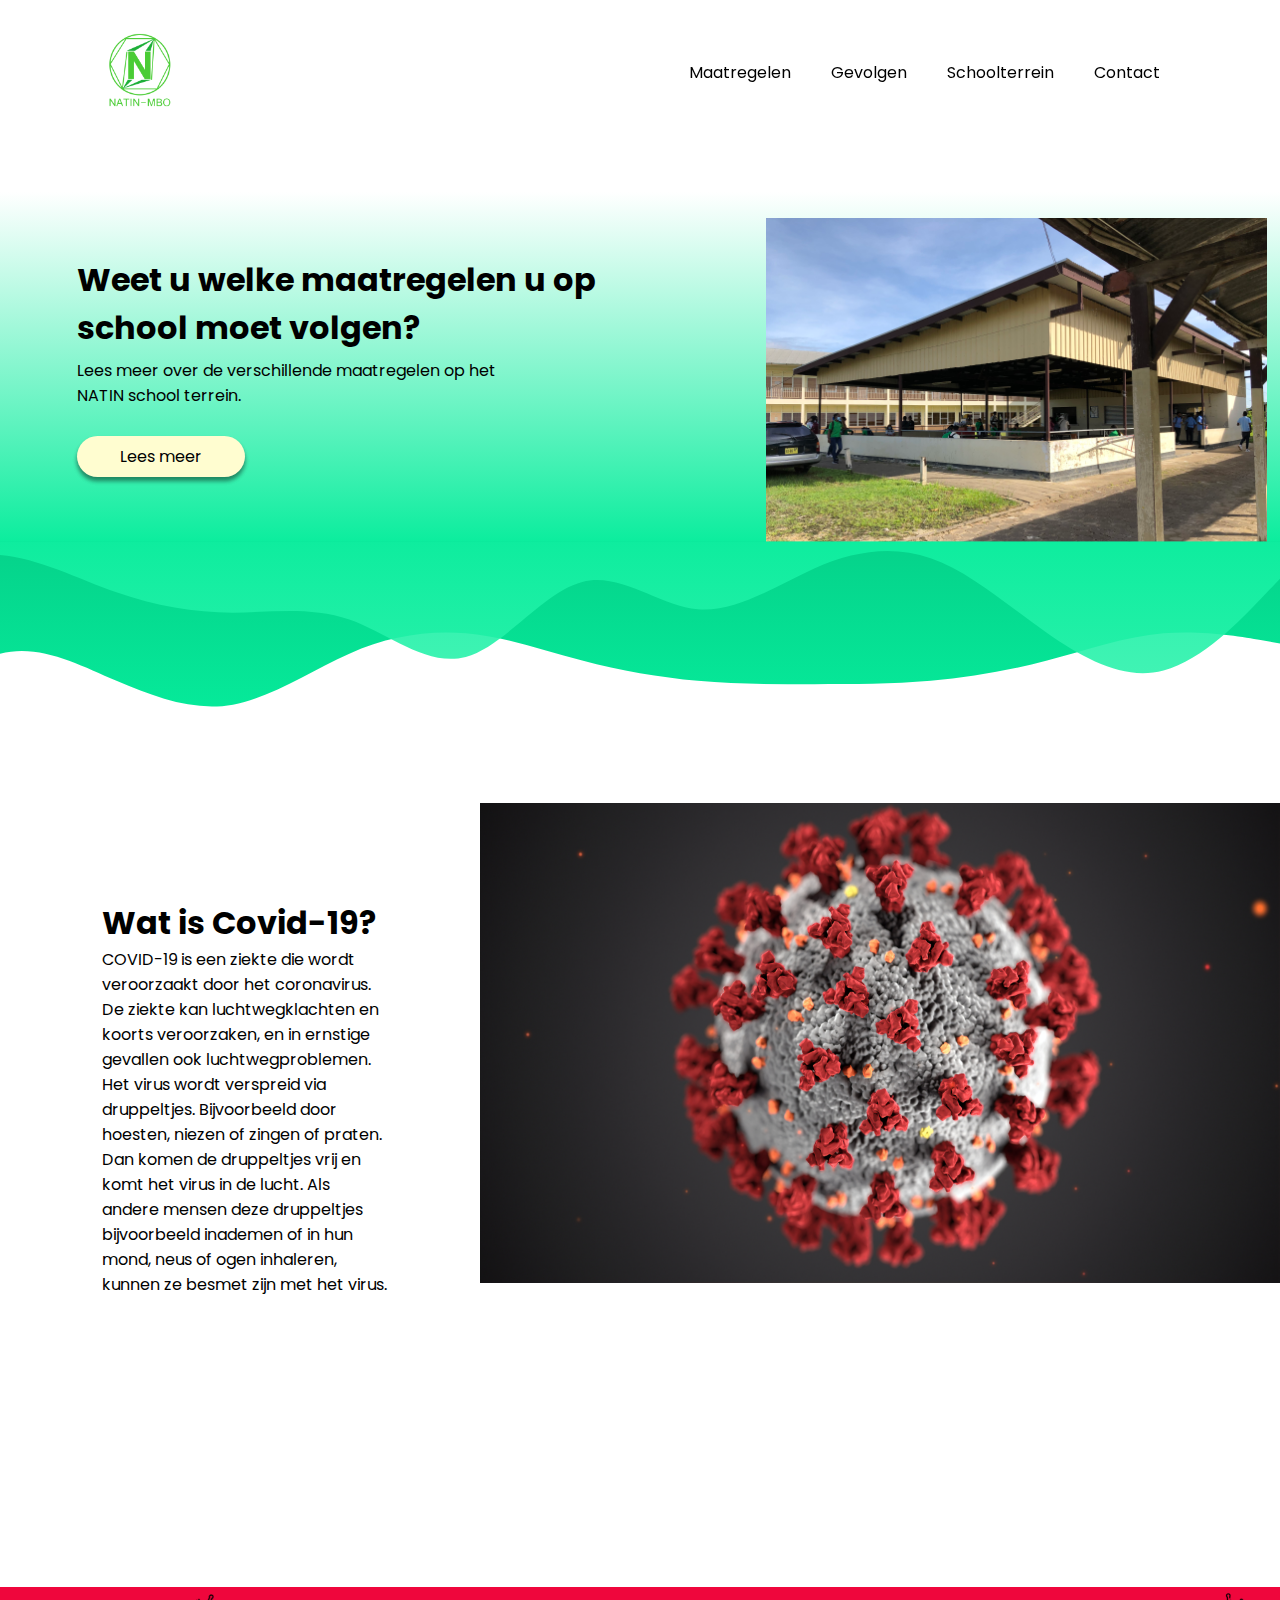
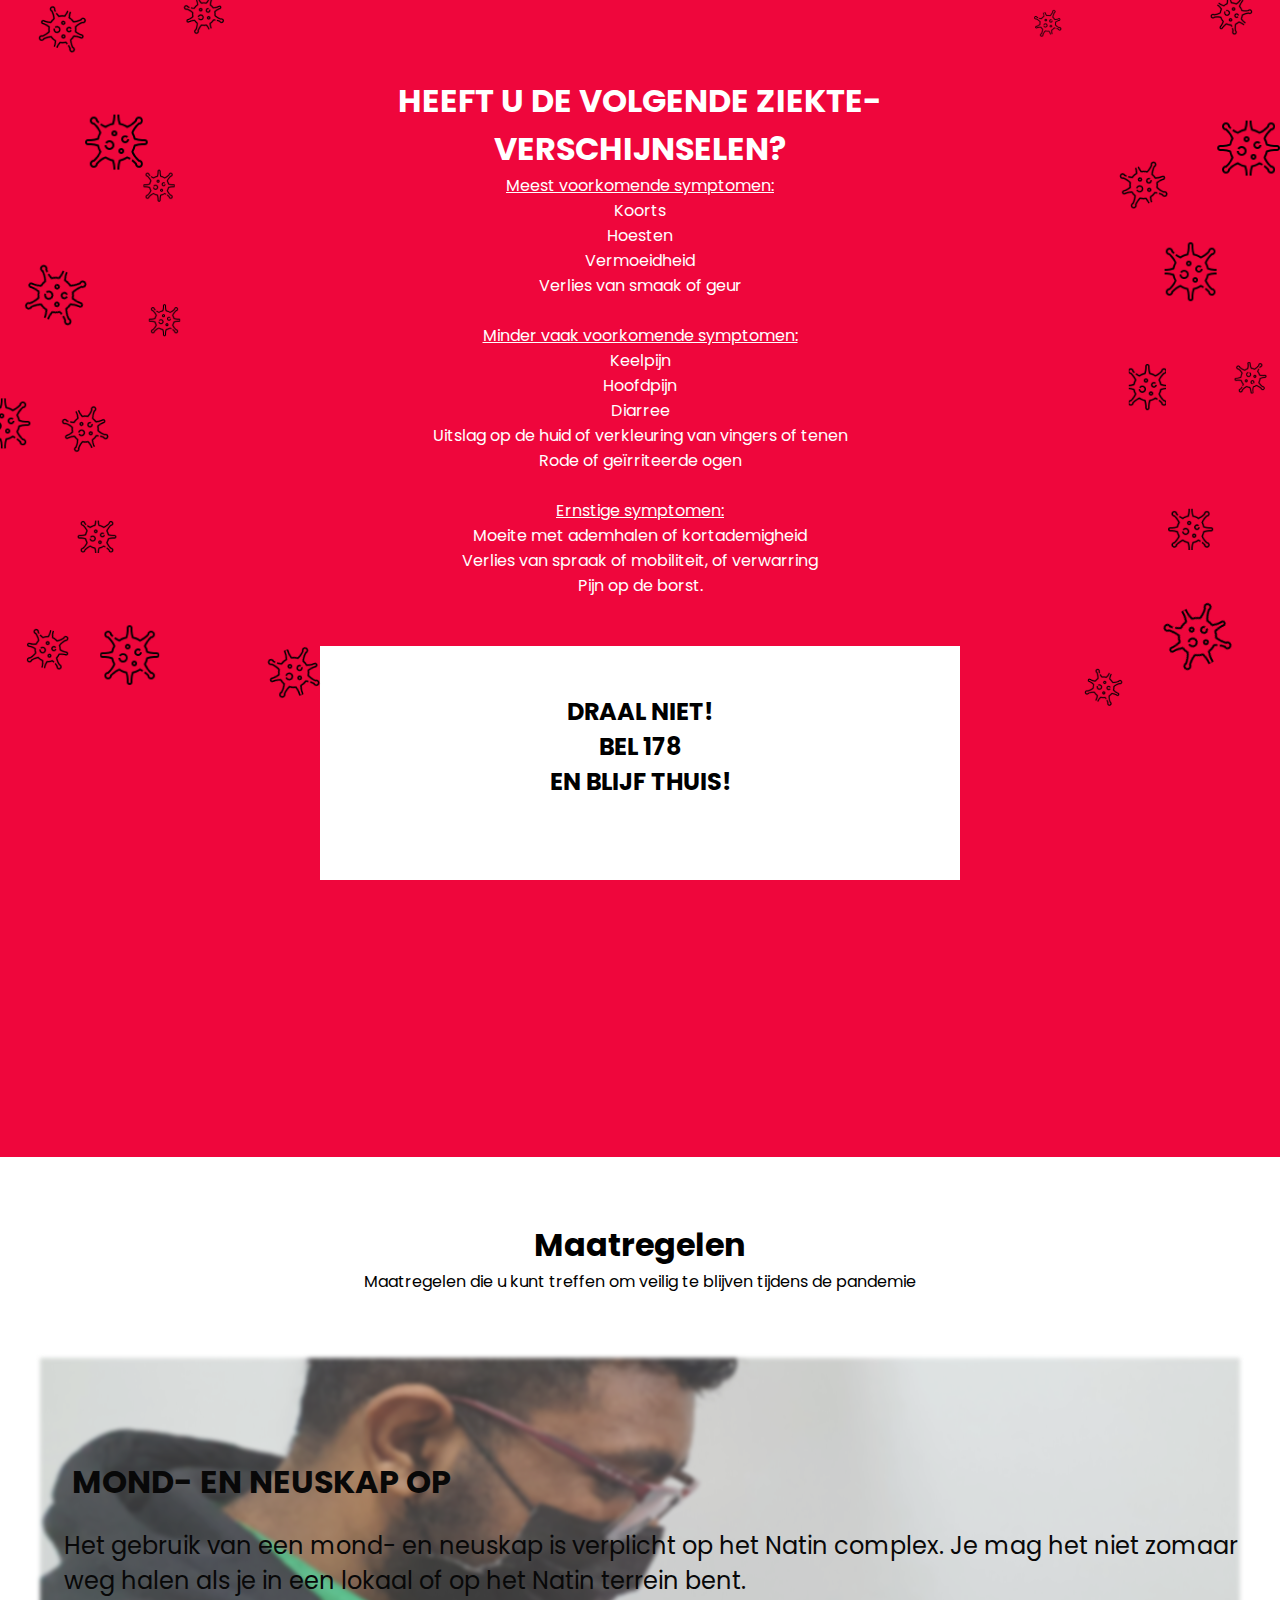
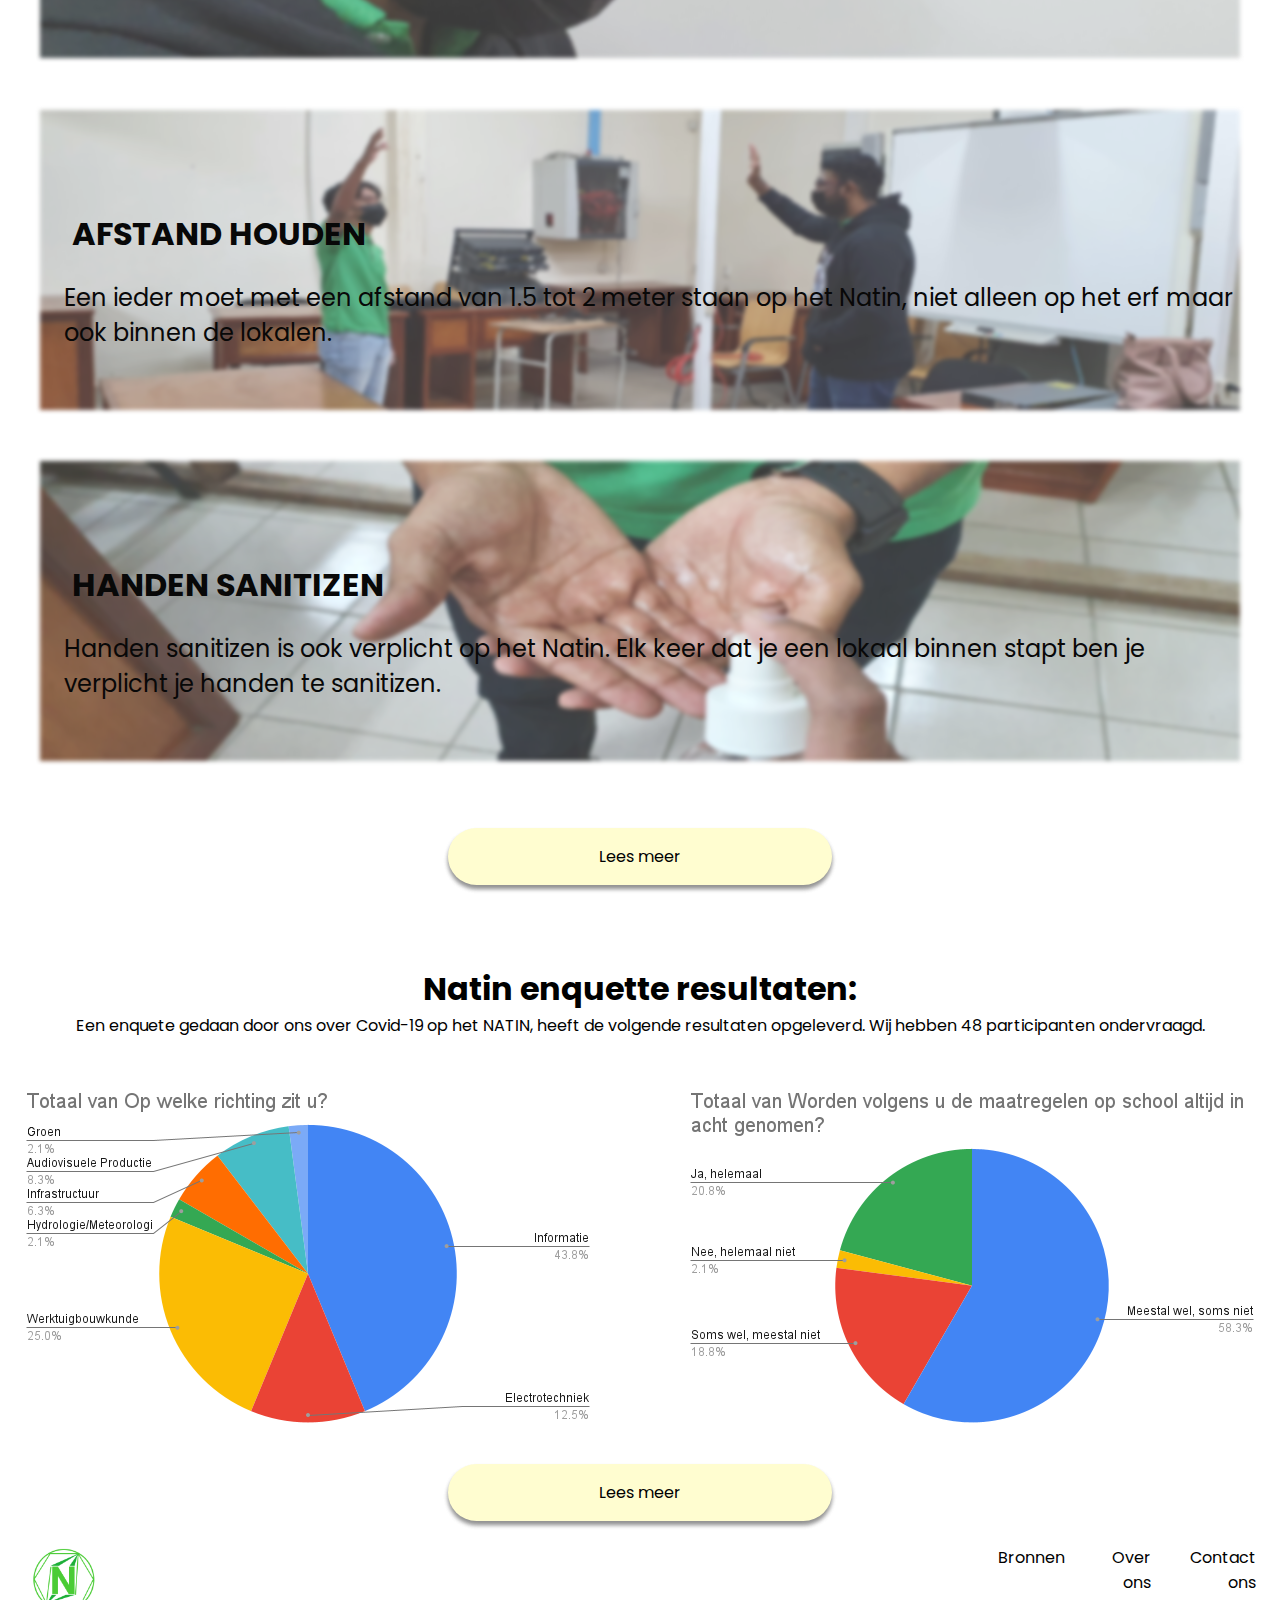
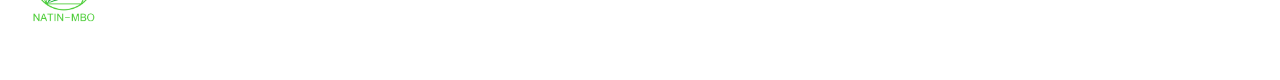
<file: index.html>
<!DOCTYPE html>
<html lang="en">
    <head>
        <meta charset="UTF-8">
        <meta http-equiv="X-UA-Compatible" content="IE=edge">
        <meta name="viewport" content="width=device-width, initial-scale=1.0">

        <link rel="stylesheet" href="styles/main-styles.css">
        <link rel="stylesheet" href="styles/responsive-styles.css">

        <link rel="preconnect" href="https://fonts.googleapis.com">
        <link rel="preconnect" href="https://fonts.gstatic.com" crossorigin>
        <link href="https://fonts.googleapis.com/css2?family=Poppins:wght@400;500&display=swap" rel="stylesheet">

        <link rel="shortcut icon" href="/resources/images/logo.png" type="image/x-icon">
        
        <script defer src="https://code.jquery.com/jquery-3.6.0.js"></script> 
        <script defer src="scripts/menu.js"></script>
        <title>NA-Covid | Home</title>
    </head>
    <body>
        <header class="header-container"> 
            <a href="index.html" class="logo" ><img src="resources/images/logo.png" alt="natin logo" height="80px"></a>
            <a class="toggle">Menu</a>
            <ul class="active nav-list-container" id="nav_bar">
                <li class="nav-list-element"> <a href="/page/maatregelen.html">Maatregelen</a></li>
                <li class="nav-list-element"> <a href="/page/gevolgen.html">Gevolgen</a></li>
                <li class="nav-list-element"> <a href="/page/schoolterrein.html">Schoolterrein</a></li>   
                <li class="nav-list-element"><a href="/page/contact.html">Contact</a></li>           
            </ul>
        </header>
        <main>
        <section class="home-page-header">
            <div class="cta-container">
                <div class="cta-text">
                    <h1 class="cta-title">Weet u welke maatregelen u op school moet volgen?</h1>
                    <p class="cta-subtitle">Lees meer over de verschillende maatregelen op het NATIN school terrein.</p>
                    <a class="btn cta-button" href="/page/maatregelen.html">Lees meer</a>
                </div>
                <img class="cta-schoolerf" src="resources/images/Natin-home-page-header-img.jpg">
            </div>
            <img class="cta-wave" src="resources/waves/ctawave.svg">
        </section>
        
        <section class="wat-is-covid">
           
                <div class="wat-is-covid-content">
                    <h1>Wat is Covid-19?</h1>
                    <p>COVID-19 is een ziekte die wordt veroorzaakt door het coronavirus. 
                        De ziekte kan luchtwegklachten en koorts veroorzaken, en in ernstige gevallen ook luchtwegproblemen. 
                        Het virus wordt verspreid via druppeltjes. Bijvoorbeeld door hoesten, niezen of zingen of praten. 
                        Dan komen de druppeltjes vrij en komt het virus in de lucht. 
                        Als andere mensen deze druppeltjes bijvoorbeeld inademen of in hun mond, neus of ogen inhaleren, kunnen ze besmet zijn met het virus.
                    </p>
                    </div>
                     <img class="wat-is-covid-img" src="resources/images/covid-virus.png">
                </div>
            </section>

            <section class="verschijnselen-section">
                <div class="verschijnselen-content">
                    <h1>HEEFT U DE VOLGENDE ZIEKTE-VERSCHIJNSELEN?</h1>
                    <p class= "verschijnselen-subheader"><u>Meest voorkomende symptomen:</u></p>
                    <ol style="list-style-type: none;"> 
                        <li>Koorts</li>
                        <li>Hoesten</li>
                        <li>Vermoeidheid</li>
                        <li>Verlies van smaak of geur</li>
                    </ol>
                    <br>
                    <p><u>Minder vaak voorkomende symptomen:</u></p>
                    <ol style="list-style-type: none;">
                        <li>Keelpijn</li>
                        <li>Hoofdpijn</li>
                        <li>Diarree</li>
                        <li>Uitslag op de huid of verkleuring van vingers of tenen</li>
                        <li>Rode of geïrriteerde ogen</li>
                    </ol>
                    <br>
                    <p><u>Ernstige symptomen:</u></p>
                    <ol style="list-style-type: none;">
                        <li>Moeite met ademhalen of kortademigheid</li>
                        <li>Verlies van spraak of mobiliteit, of verwarring</li>
                        <li>Pijn op de borst.</li>
                    </ol>
                </div>
                <div class="verschijnselen-img">DRAAL NIET!<br />BEL 178 <br />EN BLIJF THUIS!</div>
            </section>


            
            <section class="maatregelen-container" style="margin-top:5%">
                <div class="maatregelen-content">
                    <h1 class="maatregelen-header">Maatregelen</h1>
                    <p class="Maatregelen-uitleg">Maatregelen die u kunt treffen om veilig te blijven tijdens de pandemie</p>
                </div>
                <article class="maatregel">
                    <a class="maatregel-btn" target="_blank" href="https://www.info-coronavirus.be/nl/mondmasker/">
                        <img class="maatregel-img" src="/resources/images/mondkap.png">
                        <h2 class="maatregel-header">Mond- en neuskap op </h2>
                        <p class="maatregel-subtitle">Het gebruik van een mond- en neuskap is verplicht op het Natin complex. Je mag het niet zomaar weg halen als je in een lokaal of op het Natin terrein bent.</p>
                    </a>
                </article>
                    <article class="maatregel">
                    <a class="maatregel-btn" target="_blank" href="https://www.hopkinsmedicine.org/health/conditions-and-diseases/coronavirus/coronavirus-social-distancing-and-self-quarantine">
                        <img class="maatregel-img" src="/resources/images/afstand.png">
                        <h2 class="maatregel-header">Afstand houden</h2>
                        <p class="maatregel-subtitle">Een ieder moet met een afstand van 1.5 tot 2 meter staan op het Natin, niet alleen op het erf maar ook binnen de lokalen.</p>
                    </a>
                </article>
                <article class="maatregel">
                    <a class="maatregel-btn" target="_blank" href="https://covid19.nj.gov/faqs/coronavirus-information/slowing-the-spread/is-hand-sanitizer-effective-against-the-virus">
                        <img class="maatregel-img" src="/resources/images/handen-sanitizen.png">
                        <h2 class="maatregel-header">Handen Sanitizen</h2>
                        <p class="maatregel-subtitle">Handen sanitizen is ook verplicht op het Natin. Elk keer dat je een lokaal binnen stapt ben je verplicht je handen te sanitizen.</p>
                    </a>
                </article>
                    <a class="btn lees-meer-btn" href="/page/maatregelen.html">Lees meer</a>
            </section>

            <h1 class="resultaten-header">Natin enquette resultaten:</h1>
            <p class="resultaten-header">Een enquete gedaan door ons over Covid-19 op het NATIN, heeft de volgende resultaten opgeleverd. Wij hebben 48 participanten ondervraagd.</p>
            <section class="stats">
                
                <div class="stat-1">
                    <img src="/resources/images/op-welke-richting.png">
                </div>
                 <div class="stat-2">
                     <img src="/resources/images/maatregelen-op-school.png">
                </div>
                <a class="btn lees-meer-btn" href="/page/schoolterrein.html#enquete">Lees meer</a>
            </section>
            <section class="footer">
                <div class="footer-content">
                    <a href="#" class="logo" ><img src="resources/images/logo.png" alt="natin logo" height="80px"></a>
                    <div class="footer-paragraphs">
                        <a class="bronnen" href="page/bronnen.html">Bronnen</a>
                <a class="over-ons" href="page/contact.html">Over ons</a>
                <a class="contact-ons"href="page/contact.html">Contact ons</a>
                    </div>
                </div>
            </section>
        </main>
    </body>
</html>
</file>
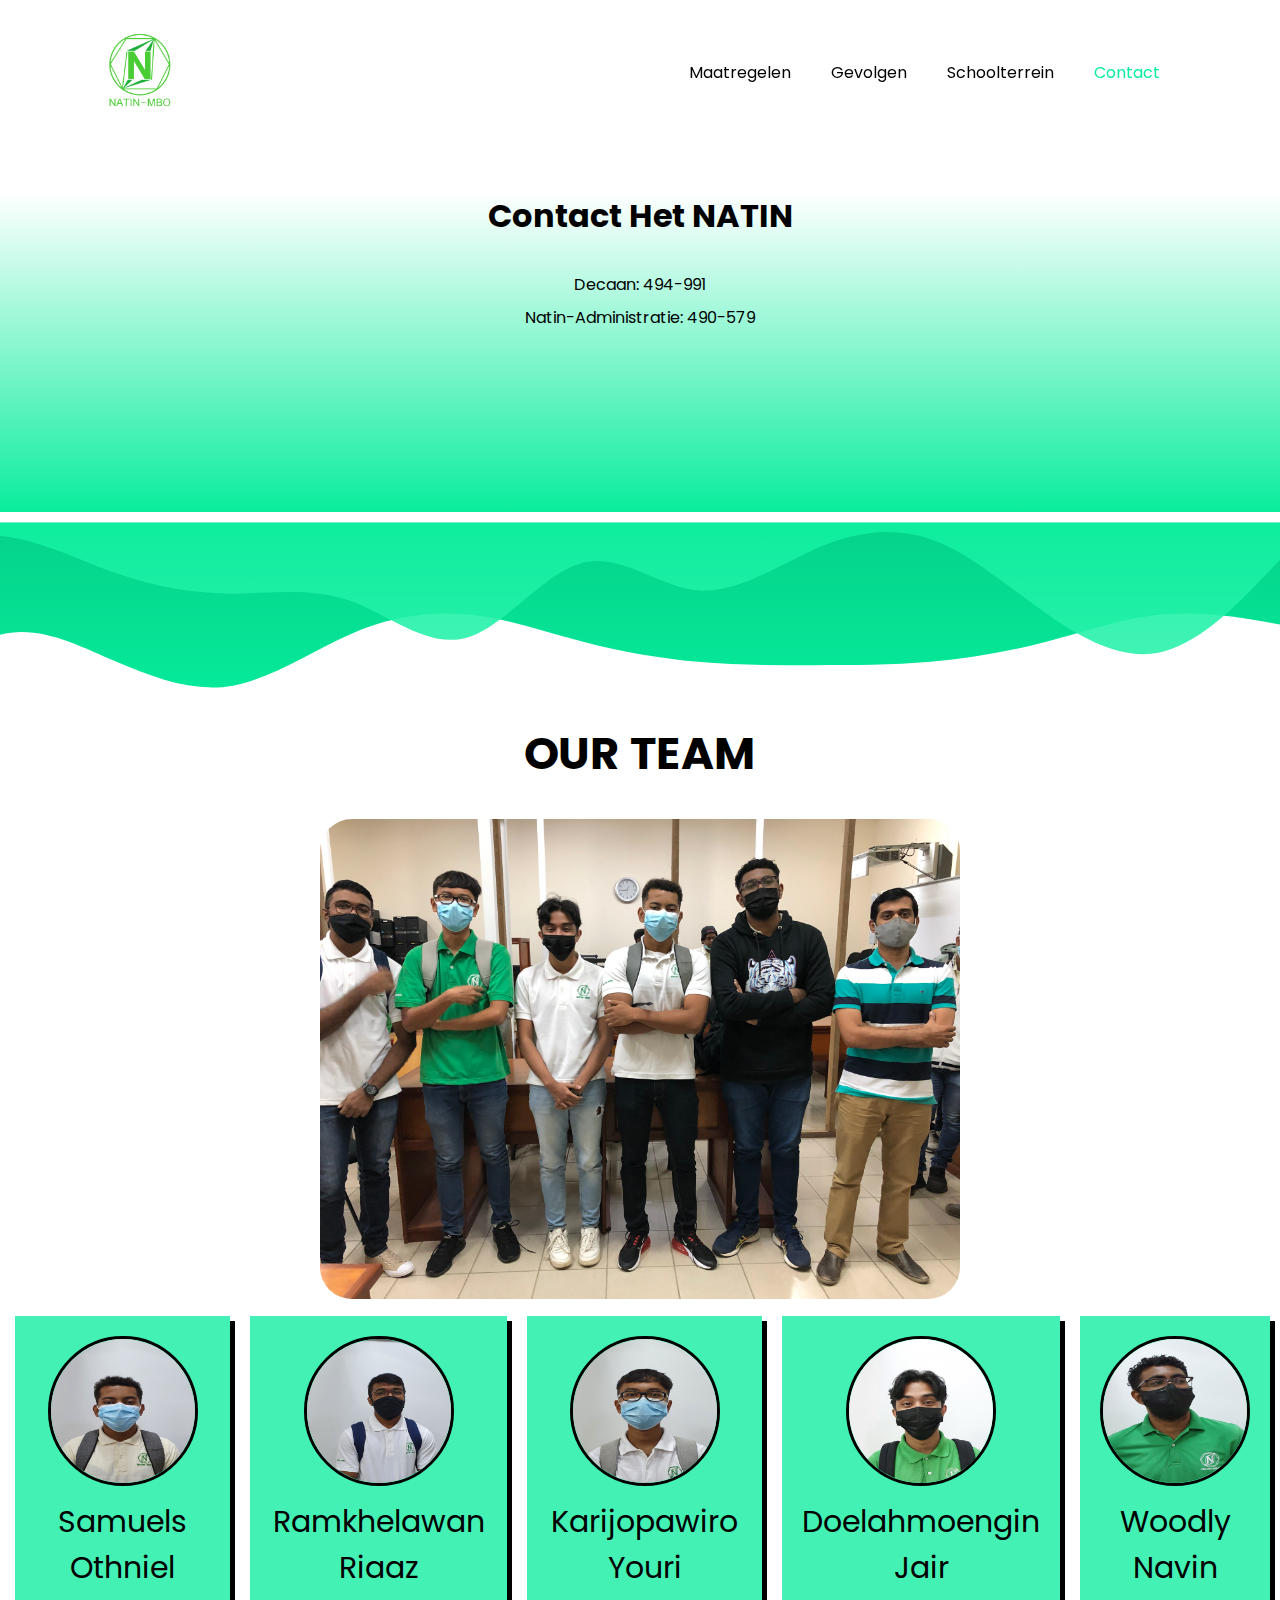
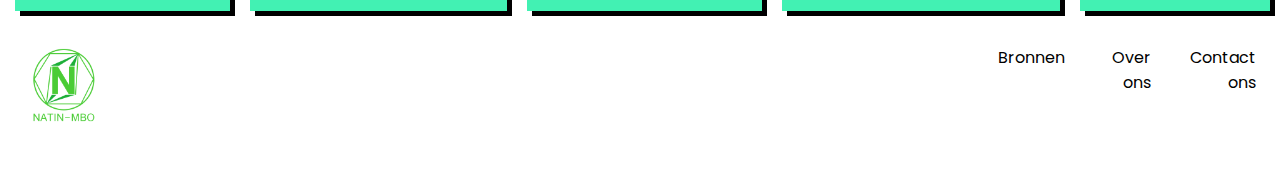
<file: page/contact.html>
<!DOCTYPE html>
<html lang="en">
    <head>
        <meta charset="UTF-8">
        <meta http-equiv="X-UA-Compatible" content="IE=edge">
        <meta name="viewport" content="width=device-width, initial-scale=1.0">

        <link rel="stylesheet" href="../styles/main-styles.css">

        <link rel="preconnect" href="https://fonts.googleapis.com">
        <link rel="preconnect" href="https://fonts.gstatic.com" crossorigin>
        <link href="https://fonts.googleapis.com/css2?family=Poppins:wght@400;500&display=swap" rel="stylesheet">
        <link rel="icon" type="image/x-icon" href="../resources/images/logo.png">
        
        <script defer src="https://code.jquery.com/jquery-3.6.0.js"></script> 
        <script defer src="../scripts/menu.js"></script>
        <title>NA-Covid | Home</title>
    </head>
    <body>
        <header class="header-container"> 
            <a href="../index.html" class="logo" ><img src="../resources/images/logo.png" alt="natin logo" height="80px"></a>
            <a class="toggle">Menu</a>
            <ul class="active nav-list-container" id="nav_bar">
                <li class="nav-list-element"> <a href="maatregelen.html">Maatregelen</a></li>
                <li class="nav-list-element"> <a href="gevolgen.html">Gevolgen</a></li>
                <li class="nav-list-element"> <a href="schoolterrein.html">Schoolterrein</a></li>   
                <li class="nav-list-element"><a href="#" style="color: #0AED9D">Contact</a></li>           
            </ul>
        </header>
        <main>

        <section class="contact-page">
                <h1>Contact Het NATIN</h1>
                <p class="contact-helpdesk">Decaan: 494-991 </p>
                <p class="contact-Admin">Natin-Administratie: 490-579</p>
            <img class="wave-contact" src="../resources/waves/ctawave.svg">
        </section>

        <section class="our-team">
        <div class="our-team-header"><h1>OUR TEAM</h1></div>
        <img class="our-team-img"src="../resources/images/our-team.jpg" alt="our-team">
        </section>

        <section class="flex-container-foto">
            <div class="picture"><img src="../resources/images/othniel.png" alt="" width="150px" height="150px" title="Programmer">
                <p>Samuels Othniel</p>
            </div>
            <div class="picture"><img src="../resources/images/riaaz.png" alt=""  width="150px" height="150px" title="researcher">
                <p>Ramkhelawan Riaaz</p>
            </div>
            <div class="picture"><img src="../resources/images/youri.png" alt="" width="150px" height="150px" title="Programmer">
                <p>Karijopawiro Youri</p>
            </div>
            <div class="picture"><img src="../resources/images/jair.png" alt="" width="150px" height="150px" title="Helper">
            <p>Doelahmoengin Jair</p>
            </div>
            <div class="picture"><img src="../resources/images/navin.png" alt="" width="150px" height="150px" title="Designer">
            <p>Woodly Navin</p>
            </div>
        </section>
        
    </section>
    <section class="footer">
        <div class="footer-content">
            <a href="index.html" class="logo" ><img src="../resources/images/logo.png" alt="natin logo" height="80px"></a>
            <div class="footer-paragraphs">
                <a class="bronnen" href="Bronnen.html">Bronnen</a>
                <a class="over-ons" href="contact.html">Over ons</a>
                <a class="contact-ons"href="contact.html">Contact ons</a>
            </div>
        </div>
    </section>
        

        </main>
        </body>
        </html>
</file>
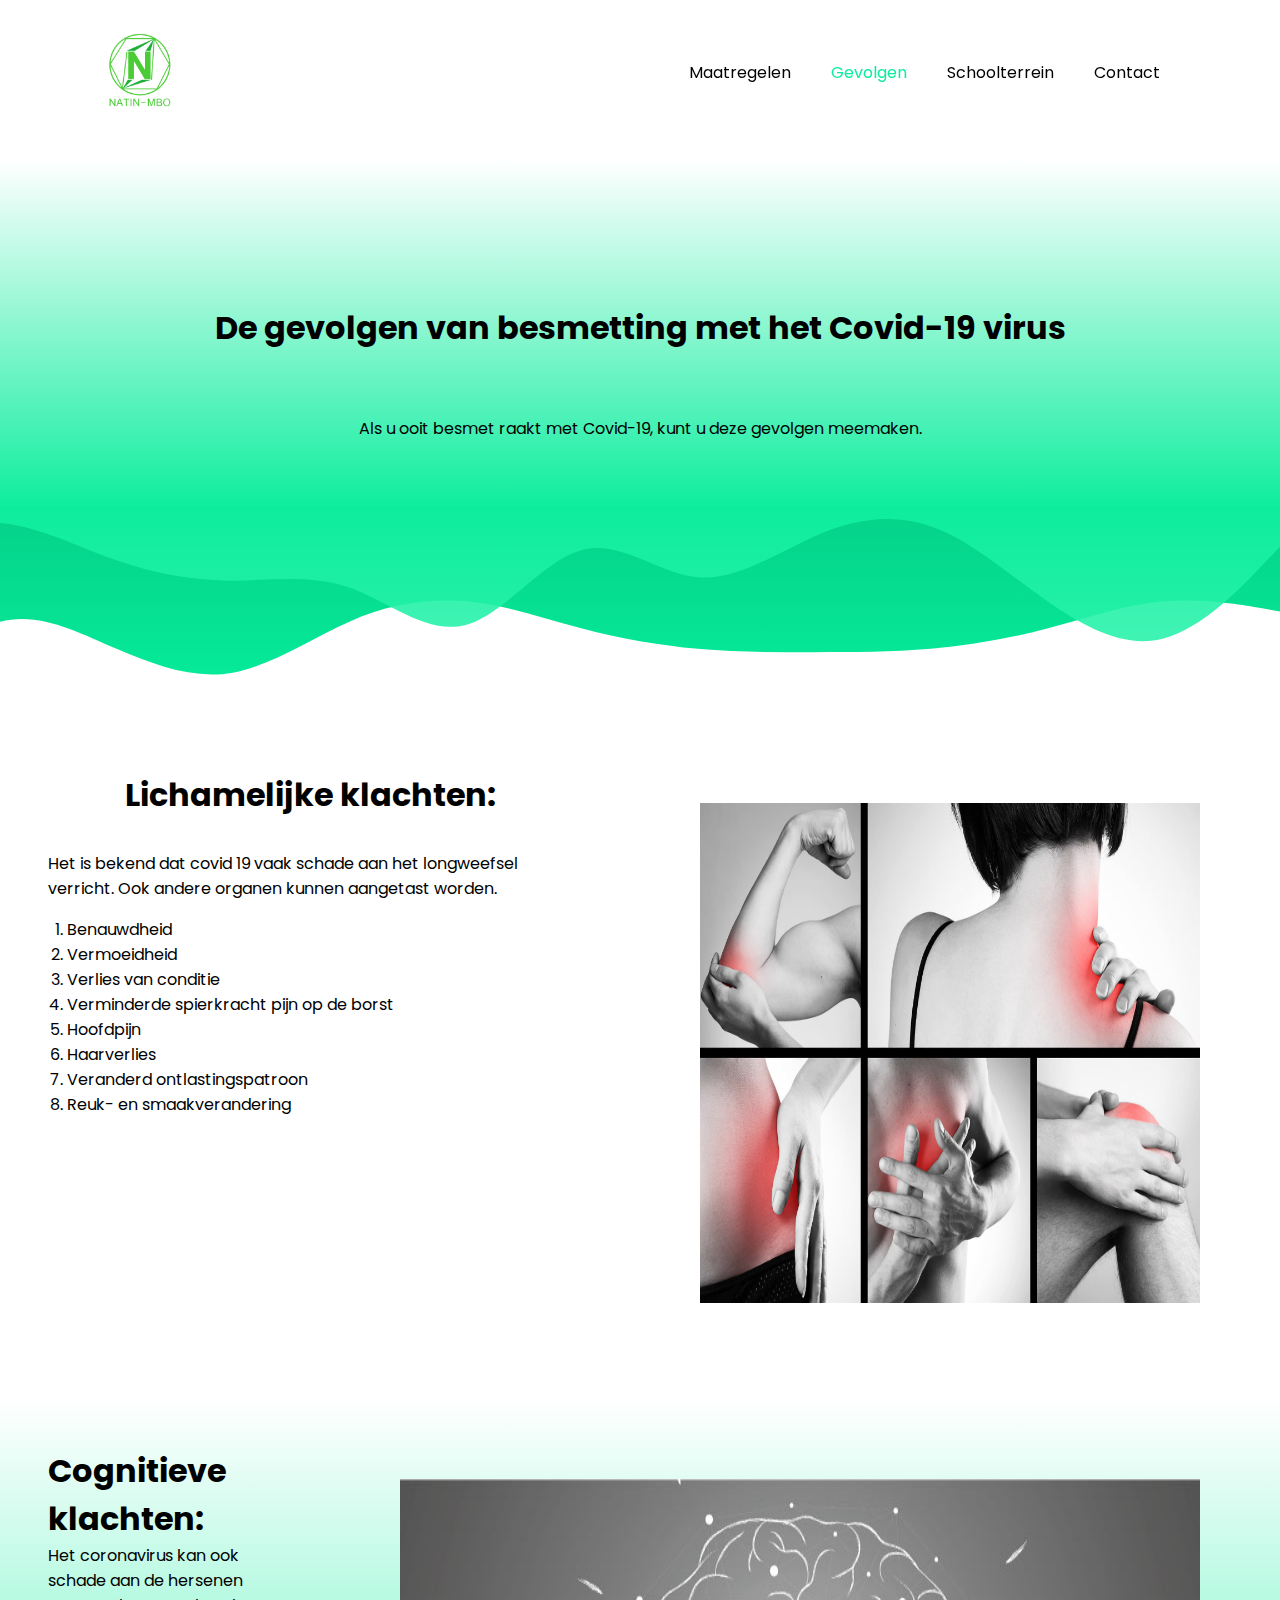
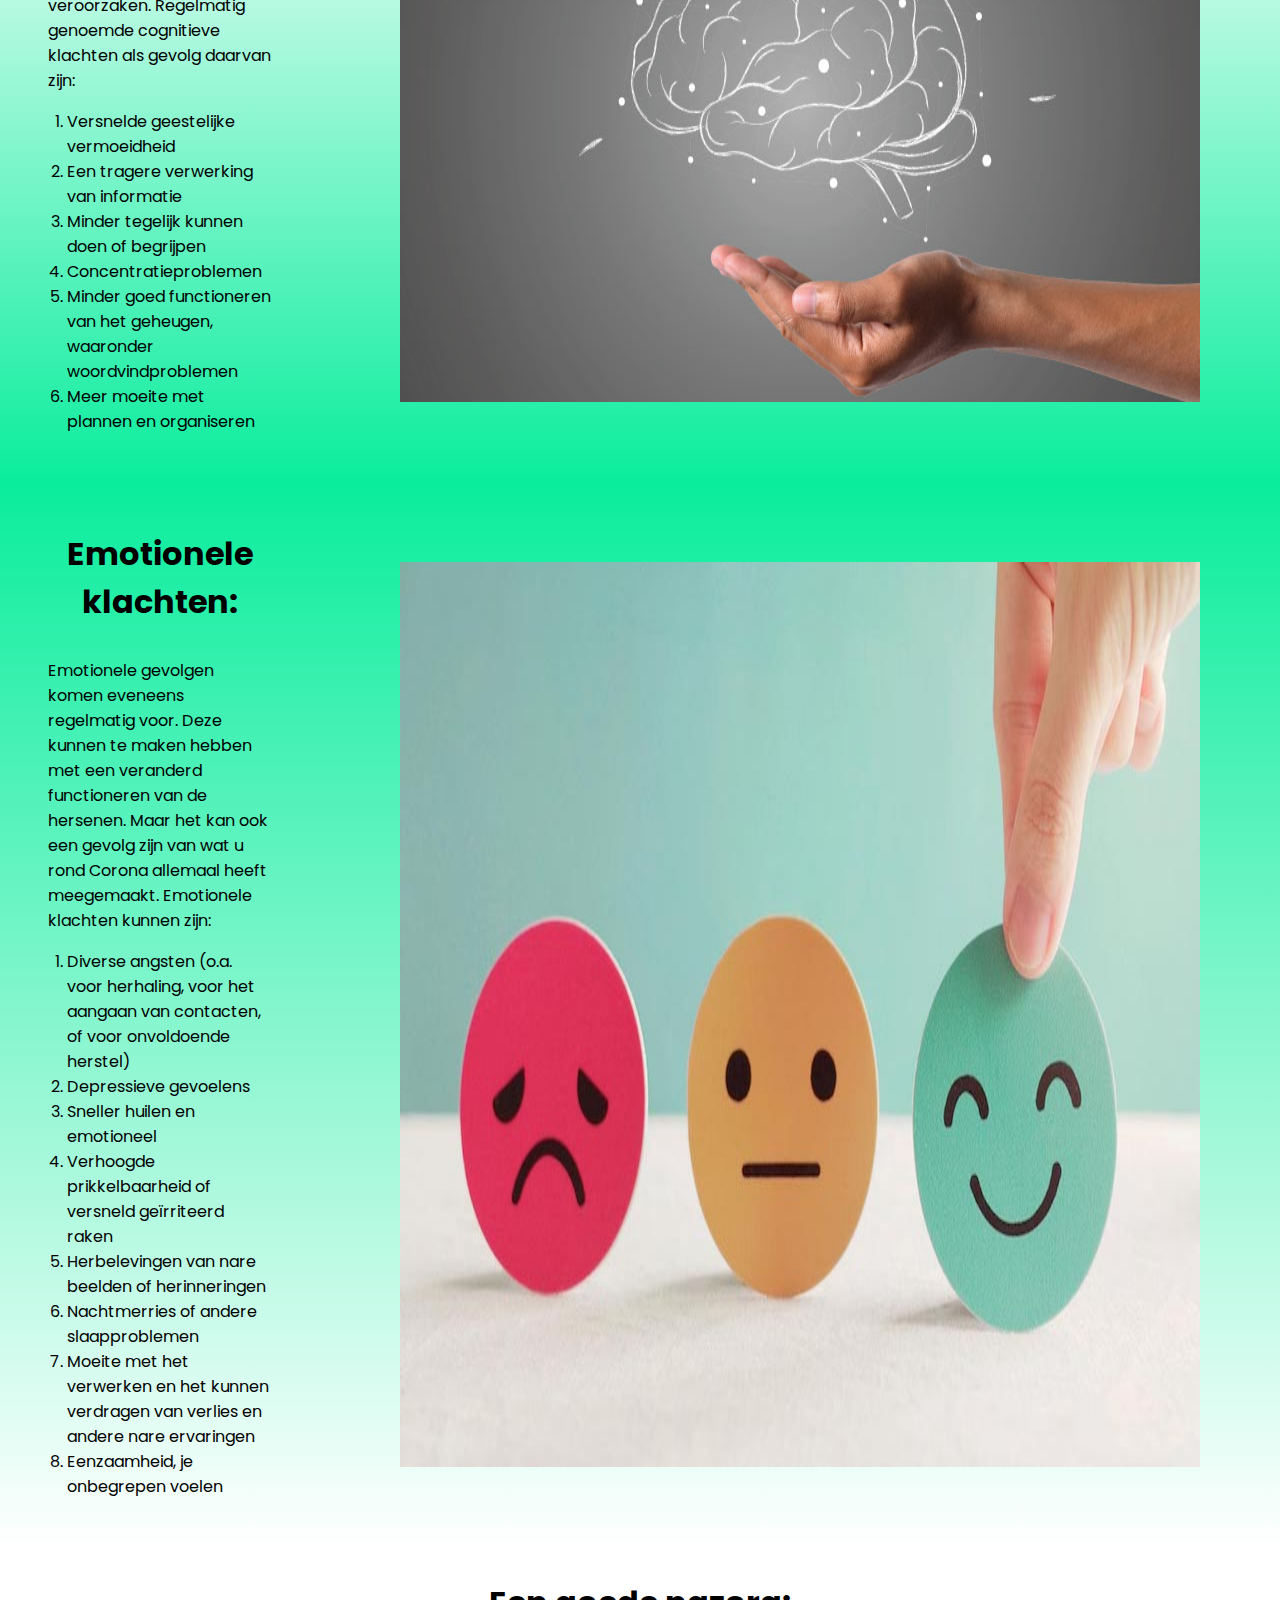
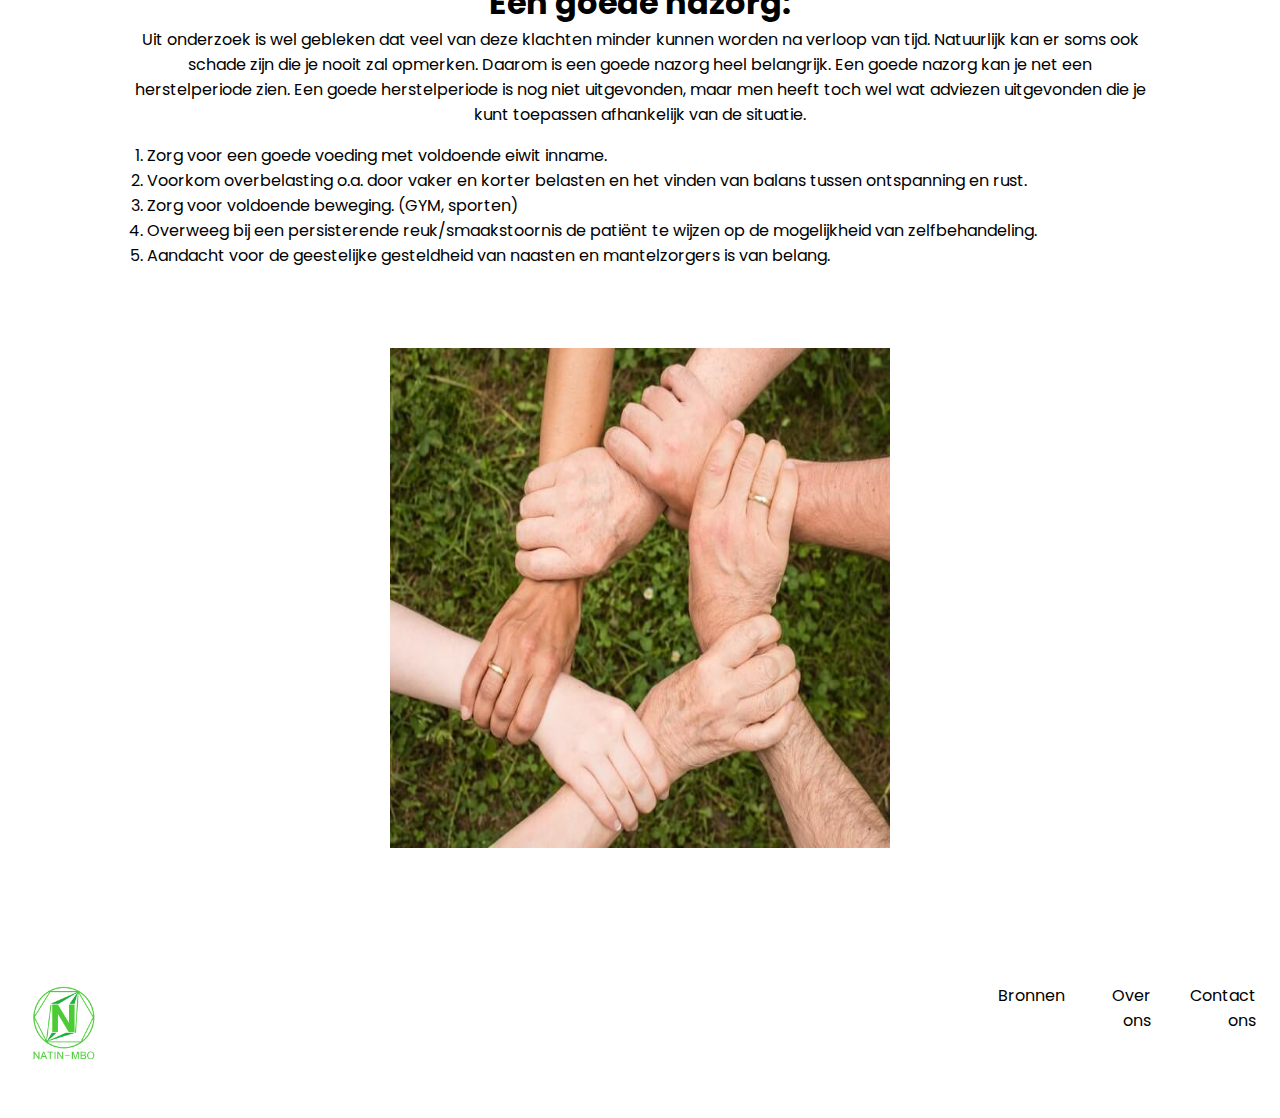
<file: page/gevolgen.html>
<!DOCTYPE html>
<html lang="en">
    <head>
        <meta charset="UTF-8">
        <meta http-equiv="X-UA-Compatible" content="IE=edge">
        <meta name="viewport" content="width=device-width, initial-scale=1.0">

        <link rel="stylesheet" href="../styles/main-styles.css">

        <link rel="preconnect" href="https://fonts.googleapis.com">
        <link rel="preconnect" href="https://fonts.gstatic.com" crossorigin>
        <link href="https://fonts.googleapis.com/css2?family=Poppins:wght@400;500&display=swap" rel="stylesheet">

        <link rel="shortcut icon" href="../resources/images/logo.png" type="image/x-icon">
        
        <script defer src="https://code.jquery.com/jquery-3.6.0.js"></script> 
        <script defer src="../scripts/menu.js"></script>
        <title>NA-Covid | Home</title>
    </head>
    <body>
        <header class="header-container"> 
            <a href="../index.html" class="logo" ><img src="../resources/images/logo.png" alt="natin logo" height="80px"></a>
            <a class="toggle">Menu</a>
            <ul class="active nav-list-container" id="nav_bar">
                <li class="nav-list-element"> <a href="maatregelen.html">Maatregelen</a></li>
                <li class="nav-list-element"> <a href="gevolgen.html" style="color: #0AED9D">Gevolgen</a></li>
                <li class="nav-list-element"> <a href="schoolterrein.html">Schoolterrein</a></li>   
                <li class="nav-list-element"><a href="contact.html">Contact</a></li>           
            </ul>
        </header>
        <main>
    <section class="home-page-header">
            <div class="gevolgen-container">
            <div class="gevolgen-text">
                <h1 class="gevolgen-main-title">De gevolgen van besmetting met het Covid-19 virus</h1>
                <p class="gevolgen-main-subtitle">Als u ooit besmet raakt met Covid-19, kunt u deze gevolgen meemaken.</p>
            </div>
            </div>
                <img class="gevolgen-wave" src="../resources/waves/ctawave.svg">
        </section>
    <section class="lichamelijke">
            <div class="lichamelijke-text">
                <h1 class="lichamelijke-text-header">Lichamelijke klachten:</h1>
                <p>Het is bekend dat covid 19 vaak schade aan het longweefsel verricht. Ook andere organen kunnen aangetast worden.
                    <ol class="lichamelijke-ol">
                        <li>Benauwdheid</li>
                        <li>Vermoeidheid</li>
                        <li>Verlies van conditie</li>
                        <li> Verminderde spierkracht pijn op de borst</li>
                        <li>Hoofdpijn </li>
                        <li>Haarverlies</li>
                        <li>Veranderd ontlastingspatroon</li>
                        <li>Reuk- en smaakverandering</li> 
                    </ol>
                </p>
            </div>
                <img class = "lichamelijke-foto"src="../resources/images/body-pain.jpg">
    </section>
    <section class="cognitieve">
        <div class="cognitieve-text">
            <h1 class="cognitieve-text-header">Cognitieve klachten:</h1>
            <p>Het coronavirus kan ook schade aan de hersenen veroorzaken. 
                Regelmatig genoemde cognitieve klachten als gevolg daarvan zijn:
                <ol class="cognitieve-ol">
                    <li>Versnelde geestelijke vermoeidheid</li>
                    <li>Een tragere verwerking van informatie</li>
                    <li>Minder tegelijk kunnen doen of begrijpen</li>
                    <li>Concentratieproblemen</li>
                    <li>Minder goed functioneren van het geheugen, waaronder woordvindproblemen</li>
                    <li>Meer moeite met plannen en organiseren</li>
                </ol>
            </p>
        </div>
       <img class="cognitieve-foto" src="../resources/images/cognitieve-klachten.jpg">
    </section>

    <section class="emotionele">
        <div class="emotionele-text">
            <h1 class="emotionele-text-header">Emotionele klachten: </h1>
            <p>
                Emotionele gevolgen komen eveneens regelmatig voor. 
                Deze kunnen te maken hebben met een veranderd functioneren van de hersenen. 
                Maar het kan ook een gevolg zijn van wat u rond Corona allemaal heeft meegemaakt.
                Emotionele klachten kunnen zijn:
                <ol class="emotionele-ol">
                <li>Diverse angsten (o.a. voor herhaling, voor het aangaan van contacten, of voor onvoldoende herstel)</li>
                <li>Depressieve gevoelens</li>
                <li>Sneller huilen en emotioneel</li>
                <li>Verhoogde prikkelbaarheid of versneld geïrriteerd raken</li>
                <li>Herbelevingen van nare beelden of herinneringen</li>
                <li>Nachtmerries of andere slaapproblemen</li>
                <li>Moeite met het verwerken en het kunnen verdragen van verlies en andere nare ervaringen</li>
                <li>Eenzaamheid, je onbegrepen voelen</li>
            </ol>
            </p>
        </div>
            <img class="emotionele-foto" src="../resources/images/emotionele.jpg">
    </section>
    <section class="nazorg">
        <div class="nazorg-text">
            <h1 class="nazorg-text-header">Een goede nazorg:</h1>
            <p>
                Uit onderzoek is wel gebleken dat veel van deze klachten minder kunnen worden na verloop van tijd. 
                Natuurlijk kan er soms ook schade zijn die je nooit zal opmerken. Daarom is een goede nazorg heel belangrijk.
                Een goede nazorg kan je net een herstelperiode zien. 
                Een goede herstelperiode is nog niet uitgevonden, maar men heeft toch wel wat adviezen uitgevonden die je kunt toepassen afhankelijk van de situatie.
                <ol class="nazorg-ol">
                    <li>Zorg voor een goede voeding met voldoende eiwit inname.</li>
                    <li>Voorkom overbelasting o.a. door vaker en korter belasten en het vinden van balans tussen ontspanning en rust.</li>
                    <li>Zorg voor voldoende beweging. (GYM, sporten)</li>
                    <li>Overweeg bij een persisterende reuk/smaakstoornis de patiënt te wijzen op de mogelijkheid van zelfbehandeling.</li>
                    <li>Aandacht voor de geestelijke gesteldheid van naasten en mantelzorgers is van belang.</li>
                </ol>

            </p>
        </div>
            <img class="nazorg-foto" src="../resources/images/nazorg.jpg">
    </section>
    <section class="footer">
        <div class="footer-content">
            <a href="#" class="logo" ><img src="../resources/images/logo.png" alt="natin logo" height="80px"></a>
            <div class="footer-paragraphs">
                <a class="bronnen" href="bronnen.html">Bronnen</a>
                <a class="over-ons" href="contact.html">Over ons</a>
                <a class="contact-ons"href="contact.html">Contact ons</a>
            </div>
        </div>
    </section>
            </main>
            </body>
           </html>
</file>
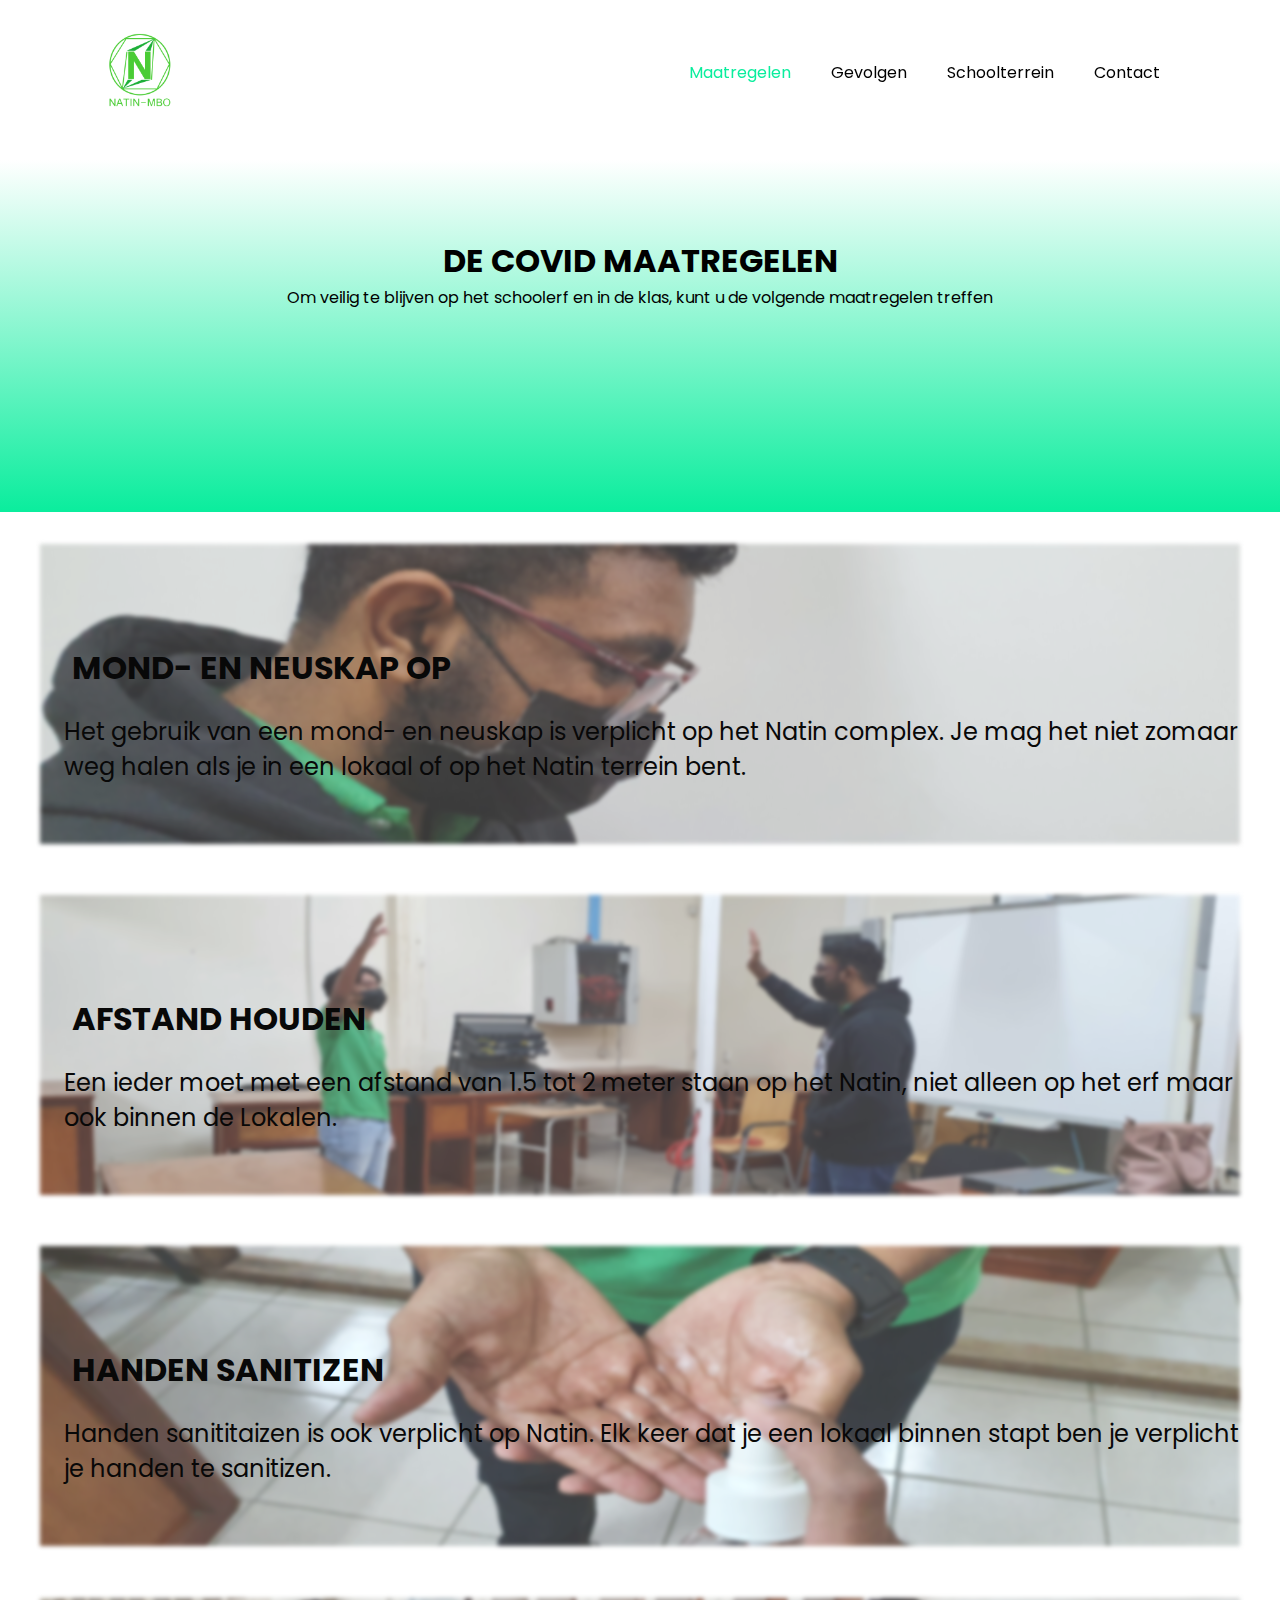
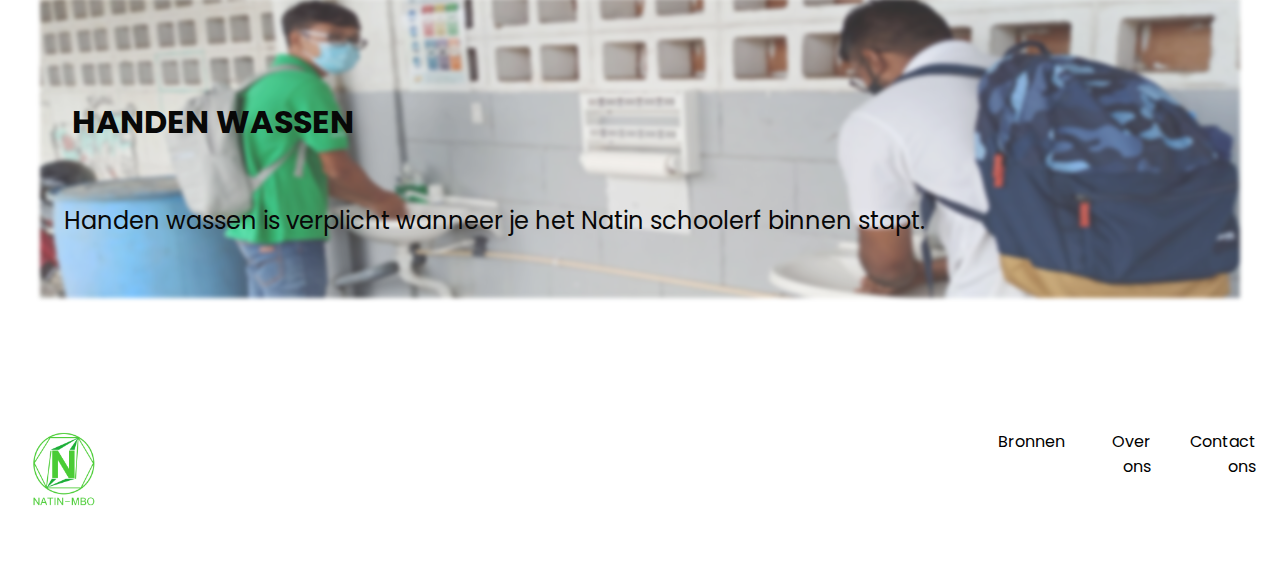
<file: page/maatregelen.html>
<!DOCTYPE html>
<html lang="en">
    <head>
        <meta charset="UTF-8">
        <meta http-equiv="X-UA-Compatible" content="IE=edge">
        <meta name="viewport" content="width=device-width, initial-scale=1.0">

        <link rel="stylesheet" href="../styles/main-styles.css">
        <link rel="stylesheet" href="../styles/responsive-styles.css">

        <link rel="preconnect" href="https://fonts.googleapis.com">
        <link rel="preconnect" href="https://fonts.gstatic.com" crossorigin>
        <link href="https://fonts.googleapis.com/css2?family=Poppins:wght@400;500&display=swap" rel="stylesheet">

        <link rel="shortcut icon" href="../resources/images/logo.png" type="image/x-icon">
        
        <script defer src="https://code.jquery.com/jquery-3.6.0.js"></script> 
        <script defer src="../scripts/menu.js"></script>
        <title>NA-Covid | Maatregelen</title>
    </head>
    <body>
        <header class="header-container"> 
            <a href="../index.html" class="logo" ><img src="../resources/images/logo.png" alt="natin logo" height="80px"></a>
            <a class="toggle">Menu</a>
            <ul class="active nav-list-container" id="nav_bar">
                <li class="nav-list-element"> <a href="maatregelen.html" style="color: #0AED9D">Maatregelen</a></li>
                <li class="nav-list-element"> <a href="gevolgen.html">Gevolgen</a></li>
                <li class="nav-list-element"> <a href="schoolterrein.html">Schoolterrein</a></li>   
                <li class="nav-list-element"><a href="contact.html">Contact</a></li>           
            </ul>
        </header>
        <main>
            <div class="title-container">
                <div class="title-text">
                    <h1 class="title">DE COVID MAATREGELEN</h1>
                    <p class="subtitle">Om veilig te blijven op het schoolerf en in de klas, kunt u de volgende maatregelen treffen</p>
                </div>
            </div>
        </main>
        <section class="maatregelen-container">
            <article class="maatregel">
                <a class="maatregel-btn" target="_blank" href="https://www.info-coronavirus.be/nl/mondmasker/">
                    <img class="maatregel-img" src="../resources/images/mondkap.png">
                    <h2 class="maatregel-header">Mond- en neuskap op </h2>
                <p class="maatregel-subtitle">Het gebruik van een mond- en neuskap is verplicht op het Natin complex. Je mag het niet zomaar weg halen als je in een lokaal of op het Natin terrein bent.</p>
                </a>
                
            </article>
                <article class="maatregel">
                <a class="maatregel-btn" target="_blank" href="https://www.hopkinsmedicine.org/health/conditions-and-diseases/coronavirus/coronavirus-social-distancing-and-self-quarantine">
                    <img class="maatregel-img" src="../resources/images/afstand.png">
                    <h2 class="maatregel-header">Afstand houden</h2>
                <p class="maatregel-subtitle">Een ieder moet met een afstand van 1.5 tot 2 meter staan op het Natin, niet alleen op het erf maar ook binnen de Lokalen.</p>
                </a>
                
            </article>
            <article class="maatregel">
                <a class="maatregel-btn" target="_blank" href="https://covid19.nj.gov/faqs/coronavirus-information/slowing-the-spread/is-hand-sanitizer-effective-against-the-virus">
                    <img class="maatregel-img" src="../resources/images/handen-sanitizen.png">
                    <h2 class="maatregel-header">Handen Sanitizen</h2>
                <p class="maatregel-subtitle">Handen sanititaizen is ook verplicht op Natin. Elk keer dat je een lokaal binnen stapt ben je verplicht je handen te sanitizen.</p>
                </a>
            </article>
            <article class="maatregel">
                <a class="maatregel-btn" target="_blank" href="https://www.rivm.nl/hygiene/handen-wassen">
                    <img class="maatregel-img" src="../resources/images/handen-wassen.png">
                    <h2 class="maatregel-header"> Handen wassen</h2>
                    <p class="maatregel-subtitle">Handen wassen is verplicht wanneer je het Natin schoolerf binnen stapt. </p>
                </a>
            </article>
        </section>
        <section class="footer">
            <div class="footer-content">
                <a href="../index.html" class="logo" ><img src="../resources/images/logo.png" alt="natin logo" height="80px"></a>
                <div class="footer-paragraphs">
                    <a class="bronnen" href="bronnen.html">Bronnen</a>
                <a class="over-ons" href="contact.html">Over ons</a>
                <a class="contact-ons"href="contact.html">Contact ons</a>
                </div>
            </div>
        </section>
    </body>
</html>
</file>
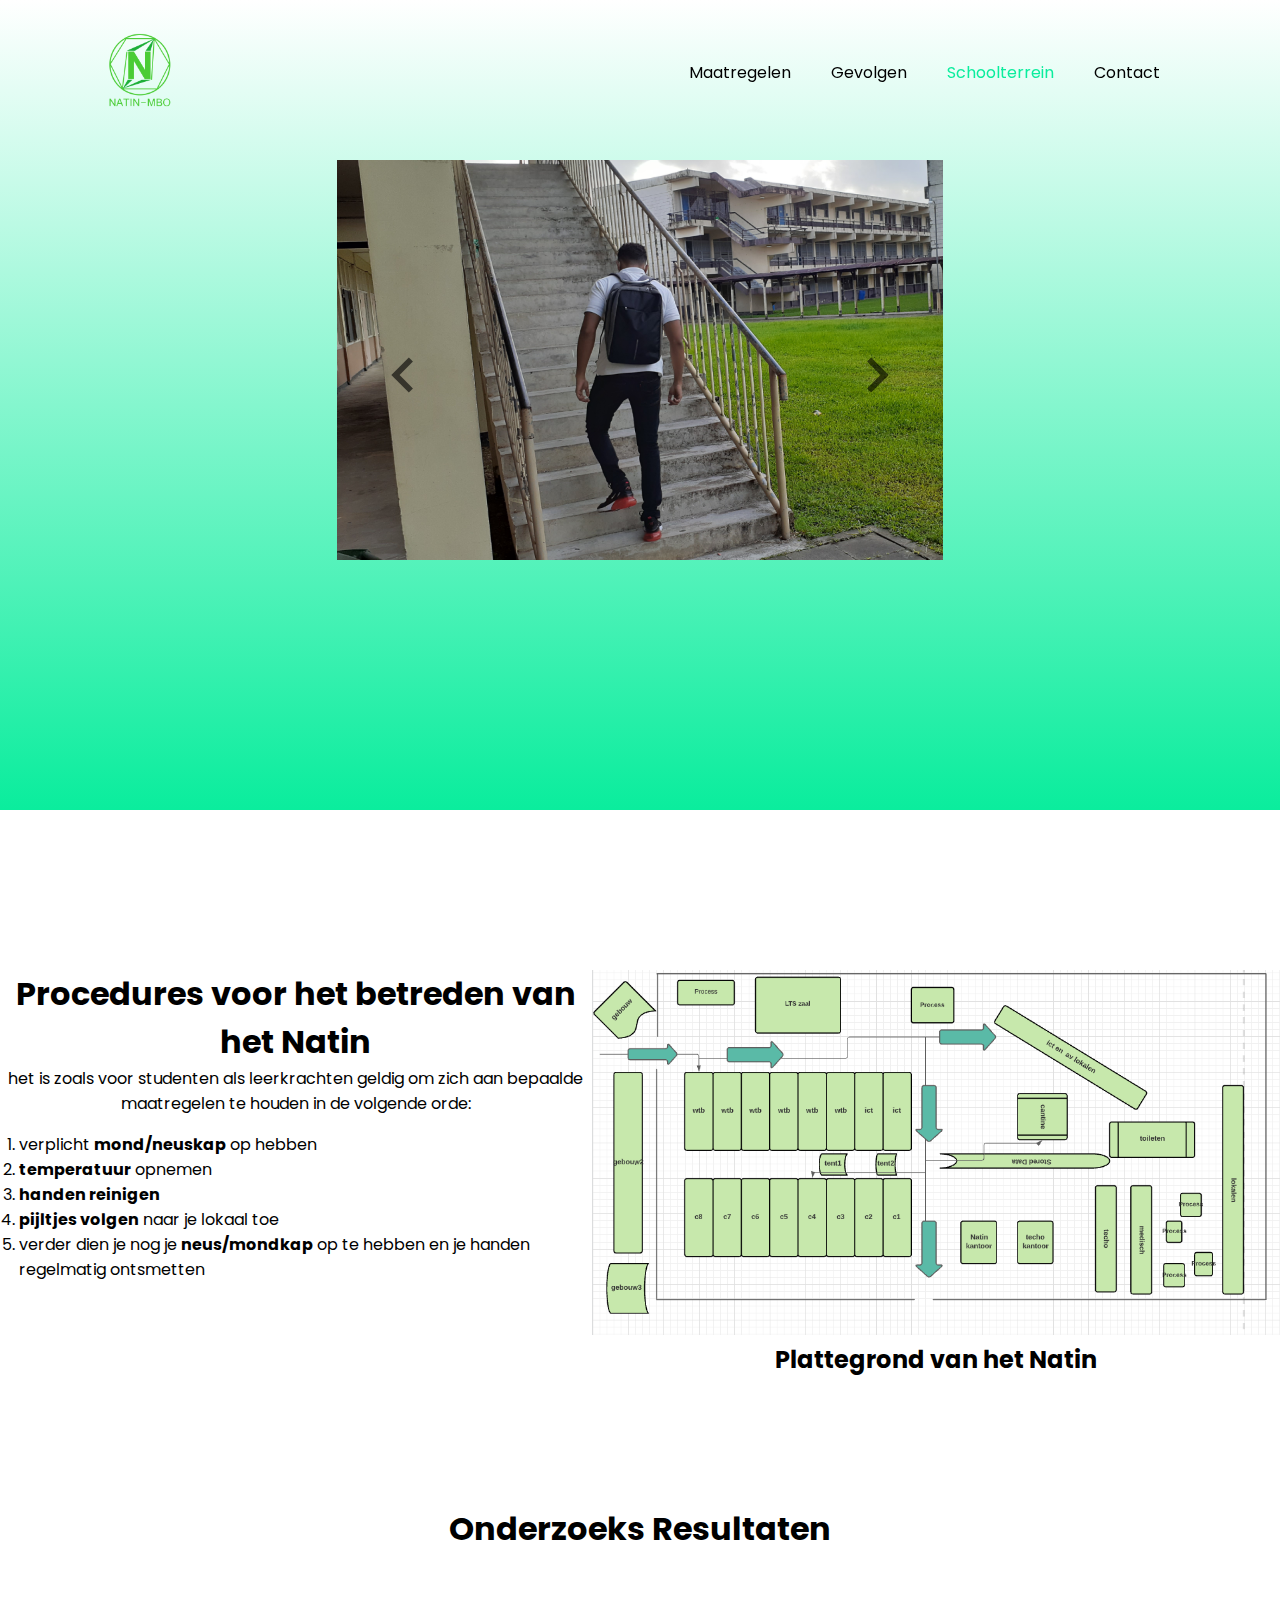
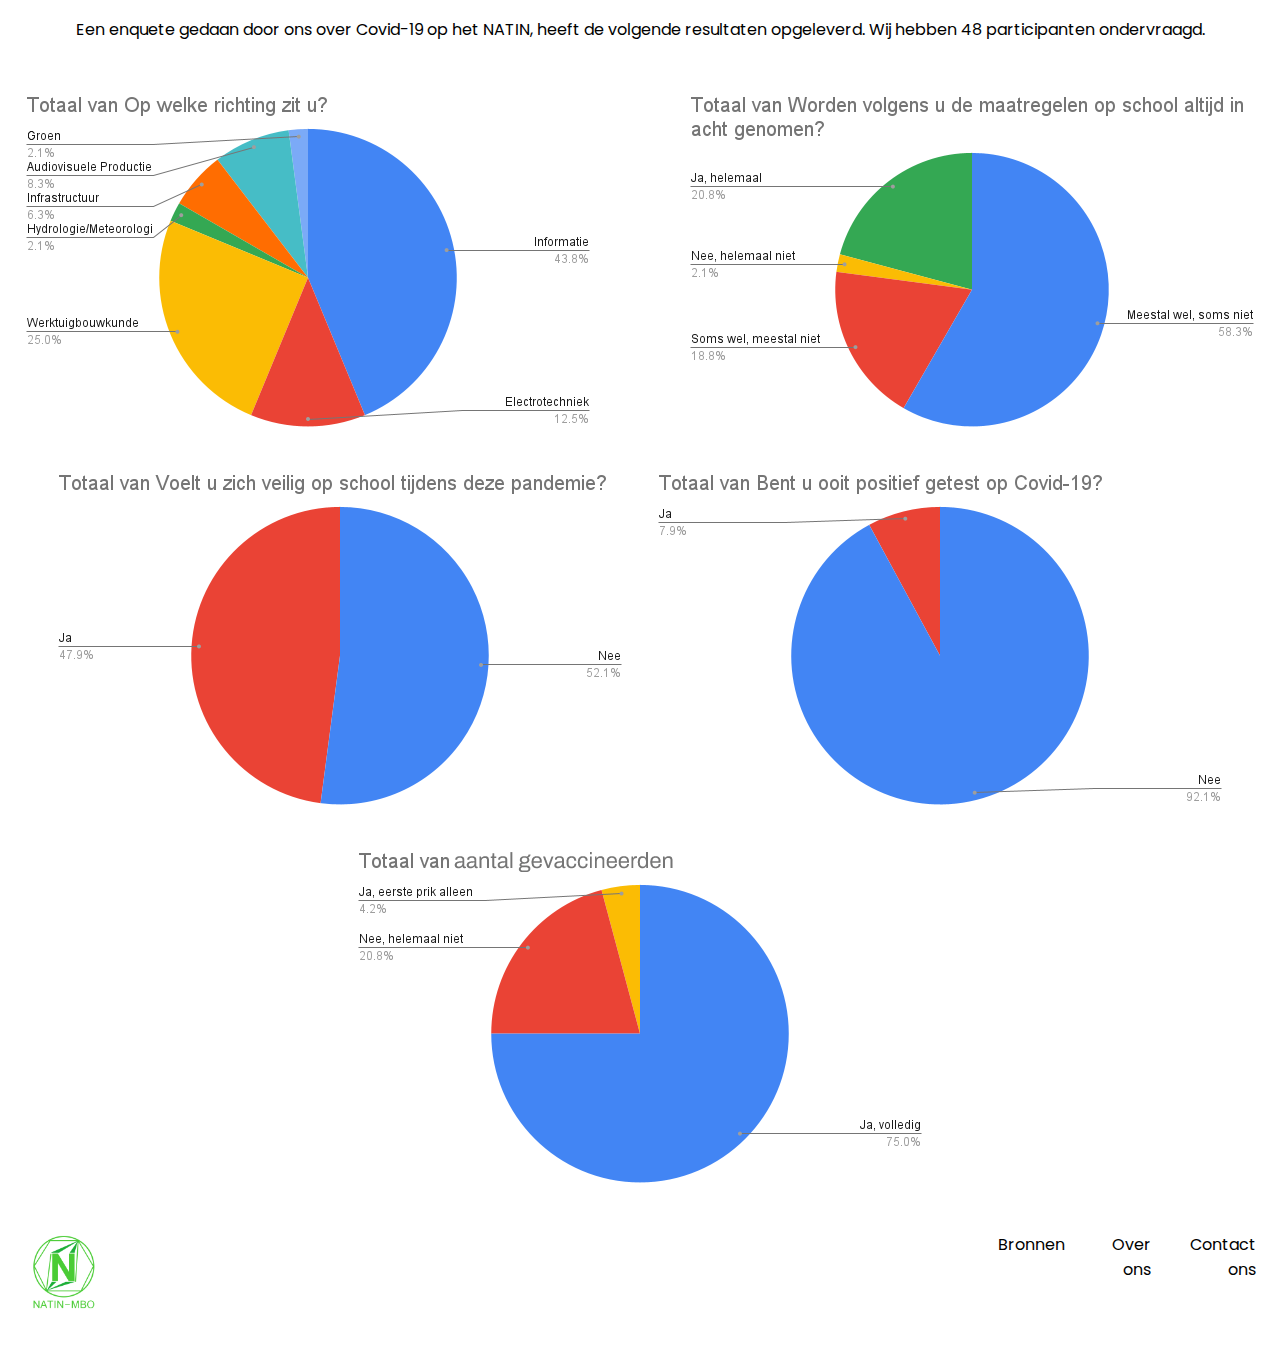
<file: page/schoolterrein.html>
<!DOCTYPE html>
    <html lang="en">
        <head>
            <meta charset="UTF-8">
            <meta http-equiv="X-UA-Compatible" content="IE=edge">
            <meta name="viewport" content="width=device-width, initial-scale=1.0">
    
            <link rel="stylesheet" href="../styles/main-styles.css">
    
            <link rel="preconnect" href="https://fonts.googleapis.com">
            <link rel="preconnect" href="https://fonts.gstatic.com" crossorigin>
            <link href="https://fonts.googleapis.com/css2?family=Poppins:wght@400;500&display=swap" rel="stylesheet">

            <link rel="shortcut icon" href="../resources/images/logo.png" type="image/x-icon">
            
            <script defer src="https://code.jquery.com/jquery-3.6.0.js"></script> 
            <script defer src="../scripts/menu.js"></script>
            <script defer src="../scripts/carousel.js"></script>
            <title>NA-Covid | Schoolterrein</title>
        </head>
    <body>
        <header class="header-container"> 
            <a href="../index.html" class="logo" ><img src="../resources/images/logo.png" alt="natin logo" height="80px"></a>
            <a class="toggle">Menu</a>
            <ul class="active nav-list-container" id="nav_bar">
                <li class="nav-list-element"> <a href="maatregelen.html">Maatregelen</a></li>
                <li class="nav-list-element"> <a href="gevolgen.html">Gevolgen</a></li>
                <li class="nav-list-element"> <a href="schoolterrein.html" style="color: #0AED9D">Schoolterrein</a></li>   
                <li class="nav-list-element"><a href="contact.html">Contact</a></li>           
            </ul>
        </header>
        <main>

        <section class="schoolterrein-header">
            <div class="carousel-container">
            <img src="../resources/interface/chevron_left.svg" id="prevBtn" width="70" height="70" alt="">
            <img src="../resources/interface/chevron_right.svg" id="nextBtn" width="70" height="70" alt="">
            <div class="carousel-slide">
                <img id="last-slide" src="../resources/images/carousel/carousel-8.png" alt="">
                <img src="../resources/images/carousel/carousel-1.png" alt="">
                <img src="../resources/images/carousel/carousel-2.png" alt="">
                <img src="../resources/images/carousel/carousel-3.png" alt="">
                <img src="../resources/images/carousel/carousel-4.png" alt="">
                <img src="../resources/images/carousel/carousel-5.png" alt="">
                <img src="../resources/images/carousel/carousel-6.png" alt="">
                <img src="../resources/images/carousel/carousel-7.png" alt="">
                <img src="../resources/images/carousel/carousel-8.png" alt="">
                <img id="first-slide" src="../resources/images/carousel/carousel-1.png" alt="">
            </div>
        </div>
        </section>
         
        
        <section class="procedures">
            <div class="procedures-text">
                <h1 class="procedures-header">Procedures voor het betreden van het Natin</h1>
                <p>het is zoals voor studenten als leerkrachten geldig om zich aan bepaalde maatregelen te houden in de volgende orde:
                    <ol class="procedures-ol">
                        <li>verplicht <b>mond/neuskap</b> op hebben</li>
                        <li><b>temperatuur</b> opnemen</li>
                        <li><b>handen reinigen</b></li>
                        <li><b>pijltjes volgen</b> naar je lokaal toe</li>
                        <li>verder dien je nog je <b>neus/mondkap</b> op te hebben en je handen regelmatig ontsmetten</li>  
                    </ol>
                </p>
            </div>
             <div class="procedures-image">
                <img src="../resources/images/plattegrond-natin.png" alt="" class="procedures-img">
                <h2>Plattegrond van het Natin</h2>
            
        </section>

        <h1 class="stats-header" id="enquete">Onderzoeks Resultaten</h1>
       <p class="resultaten-header"> Een enquete gedaan door ons over Covid-19 op het NATIN, heeft de volgende resultaten opgeleverd. Wij hebben 48 participanten ondervraagd.</p>
        <section class="stats">
            <div class="stat-1">
                <img src="../resources/images/op-welke-richting.png">
            </div>
             <div class="stat-2">
                 <img src="../resources/images/maatregelen-op-school.png">
            </div>
            <div class="stat-3">
                <img src="../resources/images/veiligheid-op-school.png">
           </div>
           <div class="stat-4">
            <img src="../resources/images/positief-getest-covid19.png">
       </div>
       <div class="stat-5">
        <img src="../resources/images/totaal-gevaccineerden.png">
   </div>
         </section>
         <section class="footer">
            <div class="footer-content">
                <a href="../index.html" class="logo" ><img src="../resources/images/logo.png" alt="natin logo" height="80px"></a>
                <div class="footer-paragraphs">
                    <a class="bronnen" href="bronnen.html">Bronnen</a>
                <a class="over-ons" href="contact.html">Over ons</a>
                <a class="contact-ons"href="contact.html">Contact ons</a>
                </div>
            </div>
        </section>
        </main>
        </body>
    </html>
</file>
<file: styles/main-styles.css>
*,*::after,*::before {
    margin: 0;
    padding: 0;
    box-sizing: border-box;
}

body {
    font-family: 'Poppins',sans-serif;
}

/** header **/

.header-container {
    position: fixed;
    padding: 30px 100px;
    width: 100%;
    height:90px;
    box-sizing: border-box;
    transition: 1s;
    z-index: 10;
}
.header-container.sticky {
    padding: 5px 100px;
    background: #fff;
}

.nav-list-container {
    position: relative;
    margin: 0;
    padding: 0;
    display: flex;
    float: right;
    transition: 1s;
}

.nav-list-container li {
    list-style: none;
    align-items: center;
}

.nav-list-container li a {
    position: relative;
    display: block;
    padding: 10px 20px;
    margin: 20px 0;
    text-decoration: none;
    color: #000;
    font-weight: 500px;
    transition: .3s;
}

.nav-list-container li a:hover{color: #0AED9D;}

.toggle {
    display: none;
    position: absolute;
    right: 10px;
    top: 26px;
    background: #525D69;
    color: #fff;
    padding: 5px;
    cursor: pointer;
    font-weight: bold;
}

.header-container.sticky .nav-list-container li a {color: #000;}

.header-container.sticky .nav-list-container li a:hover { color: #0AED9D; }

/** end of header **/


/** CTA **/

.cta-container{
    width: 100%;
    height:22rem;
    position: relative;
    top: 12rem;
    background-image: linear-gradient(180deg, #fff, #0AED9D);
    display: flex;
}

.cta-text {
    margin: 5% 10% 2% 6%;
}
.cta-schoolerf{
    margin: 2% 1% 2% 0%;
    height: 376px;
    width: 520px;
}
.cta-subtitle {
    margin: 1% 20% 5% 0;
}

.btn:active {
    color: #000;
}

.btn {
    display: block;
    color: #000;
    text-decoration: none;
    background: #FFFDD0;
    mix-blend-mode: normal;
    width: 30%;
    box-shadow: 0px 4px 4px rgba(0, 0, 0, 0.25), 0px 4px 4px rgba(0, 0, 0, 0.25);
    border-radius: 50px;
    transition: transform 0.4s ease-in-out, background-color 0.2s ease-in-out;
    text-align: center;
}

.btn:hover {
    transition: transform 0.4s ease-in-out, background-color 0.2s ease-in-out;
    transform: translateY(-5px);
    background-color: #FFF985;
}

.cta-button {
    padding: 0.5em 2em;
}

.cta-wave {
    top: 11.8em;
    width: 100%;
    max-width: 100%;
    position: relative;
}

/** END OF CTA **/
.resultaten-header,.bronnen-text{
    text-align: center;
   
}
.title-container {
    text-align: center;
    width: 100%;
    height: 22rem;
    position: relative;
    top: 10rem;
    background-image: linear-gradient(180deg, #fff, #0AED9D);
    padding-top: 6%;
}

.maatregelen-container {
    display: flex;
    flex-direction: column;
    align-items: center;
    margin-top: 15%;
    margin-bottom: 5em;
}

.maatregel {
    position: relative;
    width: 1200px;
    height: 300px;
    transition: box-shadow 0.2s ease-in-out, transform 0.2s ease-in-out;
}

.maatregel:hover {
    transform: translateY(-5px);
    box-shadow: 1px 9px 23px 6px rgba(0,0,0,0.45);
    transition: box-shadow 0.2s ease-in-out, transform 0.2s ease-in-out;
}

.maatregel-img:hover {
    transition: filter 0.2s ease-in-out;
    filter: none;
}

.maatregel-header, .maatregel-subtitle {
    position: absolute;
    z-index: 4;
    left: 1em;
    /* color:rgba(255, 255, 255, 1); */
    color: #080808;
}

.maatregel-title:any-link {
    text-decoration: none;
}

.maatregel-header {
    font-size: 2em;
    bottom: 40%;
    font-weight: bold;
    text-transform: uppercase;
    margin-bottom: 1em
}

.maatregel-subtitle {
    font-size: 1.5em;
    bottom: 20%;
}

.maatregel-btn {
    z-index: -10;
}

.maatregel-img {
    filter: blur(2px);
    opacity: 0.8;
    transition: filter 0.2s ease-in-out;
}

.lees-meer-btn {
    padding: 1em 3em;
    margin-top: 1em;
}

section.wat-is-covid {
    width: 100%;
    max-width: 100%;
    height: 80vh;
    max-height: 100%;
    margin-top: 15rem;
    position: relative;
    display: flex;
}

.wat-is-covid-content {
    text-align: start;
    margin-left: 8%;
    margin-right: 2%;
    max-width: 30%;
    margin-top: 6em;
}

.wat-is-covid-img {
    margin-left: 5%;
    width: 800px;
    height: 480px;
}

section.verschijnselen-section {
    display: flex;
    width: 100%;
    max-width: 100%;
    height: 130vh;
    margin-top: 4em;
    background-color: #EF063C;
    text-align: center;
    display: inline-block;
    justify-content: center;
    color: #fff;
}

.verschijnselen-content {
    margin: 7% 25% 0 25%;
    max-width: 100%;
}

.verschijnselen-section::before {
    content: url(/resources/images/covid-particles.png);
    position: absolute;
    width: 100%;
    height: 10%;
    margin-left: -50%;
    z-index: 2;
}

.verschijnselen-img {
    background-color: white;
    color: black;
    width: 50%;
    margin-top: 2em;
    padding-top: 2em;
    margin-left: 50%;
    transform: translateX(-50%);
    height: 20%;
    font-size: 1.5rem;
    font-weight: bold;
}

.maatregelen-content {
    text-align: center;
    margin-bottom: 5%;
}

.maatregel {
    margin-bottom: 4%;
}

.statistics {
    margin-top: 3em;
    background-image: linear-gradient(180deg, #fff, #0AED9D);
    height: 100vh;
}

.stats-container {
    position:relative;
    text-align: center;
    top: 20em;
}

.footer {
    width: 100%;
    max-width: 100%;
    color: #000;
    background-color: #fff;
    position: relative;
    height:15vh
}

.footer-content {
    display: flex;
    margin: 1.5em;
}

.footer-paragraphs {
    float: right;
    text-align: right;
    display: flex;
    margin-left: 70%;
    height: fit-content;
}
 
.bronnen,.over-ons,.contact-ons {
    margin-left: 2em;
    text-decoration: none;
    color: black;
}

.gevolgen-container,section.bronnen-header {
    width: 100%;
    height: 22rem;
    position: relative;
    top: 10rem;
    padding-top:1em ;
    background-image: linear-gradient(180deg, #fff, #0AED9D);
}
section.bronnen-header{
    height: 80vh;
    max-height: 100%;
    width: 100%;
    max-width: 100%;
    margin-bottom: 5em;
    display: block;
}
.gevolgen-text {
    text-align: center;
}


.gevolgen-main-title {
    font-size: 2em;
}

.gevolgen-main-title,.gevolgen-main-subtitle {
    margin-top: 4em;
}

.gevolgen-wave {
    top: 9.8em;
    width: 100%;
    max-width: 100%;
    position: relative;
}

/* Section 1 lichamelijk */
section.lichamelijke{
    display: flex;
    text-align: center;
    margin-top: 10em;
    max-width: 100%;
}
.lichamelijke-foto,.nazorg-foto{
    width: 500px;
    height: 500px;
}
.lichamelijke-text,.cognitieve-text,.emotionele-text{
    margin: 3em;
    text-align: left;
}
.cognitieve-foto,.emotionele-foto,.lichamelijke-foto{
    margin: 5em;
}
section.cognitieve,section.emotionele{
    display: flex;
    text-align: center;
    margin-top: 1em;
    max-width: 100%;
    
}
section.cognitieve{
    background-image: linear-gradient(180deg, #fff, #0AED9D);
    margin-bottom: -1em;
}
section.emotionele{
    
    background-image: linear-gradient(180deg, #0AED9D,#fff);
}
.emotionele-text-header,.lichamelijke-text-header{
    margin-bottom: 1em;
    text-align: center
    
}
.lichamelijke-ol,.cognitieve-ol,.emotionele-ol,.nazorg-ol,.procedures-ol{
    margin-left: 1.2em;
    margin-top: 1em;
    text-align: left;
}

section.nazorg{
    display: block;
    text-align: center;
    margin: 2em 10% 8em 10% ;
    max-width: 100%;
    
}
.nazorg-ol{
    text-align: left;
}
.nazorg-text{
    margin-bottom: 5em;
}

.carousel-container {
    position: relative;
    width: 47.3%;
    margin: auto;
    overflow: hidden;
    top: 10em;
}
.schoolterrein-header{
background-image: linear-gradient(180deg, #fff, #0AED9D);
width: 100%;
max-width: 100%;
height: 90vh;
}
.carousel-slide {
    width: 100%;
    display: flex;
    flex-direction: row;
    height: 400px;
}

#prevBtn {
    position: absolute;
    top: 45%;
    left: 5%;
    z-index: 4;
    opacity: 0.6;
    cursor: pointer;
}

#nextBtn {
    position: absolute;
    top: 45%;
    right: 5%;
    z-index: 4;
    opacity: 0.6;
    cursor: pointer;
}

/* School-terrein Page */

.schoolterrein-slider{
    width: 100%;
    height: 26rem;
    position: relative;
    top: 12rem;
    background-image: linear-gradient(180deg, #fff, #0AED9D);
    display: flex;
}
section.procedures{
    margin-top: 10em;
    text-align: center;
    display: flex;
}


.procedures-img{
    width: 100%;
    height: auto;
}

section.do-en-dont{
    margin-top: 8em;
    text-align: center;
}
.do-en-dont-header{
    margin-bottom: 2em;
}
.stats-header{
    margin-top: 4em;
    text-align: center;
    margin-bottom: 2em;
}
section.stats{
    width: 100%;
    max-width: 100%;
    height: auto;
    display: flex;
    flex-wrap: wrap;
    justify-content: center;
margin-top: 2em;
}
.stat-2{
    margin-left: 4em;
}

/* Contact-Page */
.contact-page{
    display: block;
    text-align: center;
    width: 100%;
    height: 20rem;
    position: relative;
    top: 12rem;
    background-image: linear-gradient(180deg, #fff, #0AED9D);
}
.contact-helpdesk{
    margin-top: 2em;
    margin-bottom: 0.5em;
}
.wave-contact{
    top: 12em;
    width: 100%;
    max-width: 100%;
    position: relative;
}
section.our-team{
    margin-top: 25em;
    align-items: center;
    text-align: center
}
.our-team-header{
    font-size: 1.4em;
}
.our-team-img{
    margin-top: 2em;
    max-width: 50%;
    max-height: 50%;
    border-radius: 2em;
}

.picture img{
    border-radius: 50%;
    border-style: solid;
}

.flex-container-foto {
    display: flex;
    margin-left: 5px; 
}

.flex-container-foto div{
    background-color: #0aed9dc5;
    margin: 10px;
    padding: 20px;
    font-size: 30px;
    text-align: center;
    box-shadow: 5px 5px;
}




@media(max-width:820px) {
    .carousel-container {
        position: relative;
        width: 90%;
        margin: auto;
        overflow: hidden;
        top: 10em;
    }
    section.stats{
    
    display: block;
    flex-wrap: nowrap;
    justify-content: center;
}
    .verschijnselen-section::before {
        display: none;
    }
    .home-page-header{
        width: 100%;
        max-width: 100%;
        height: 100%;
        max-height:100% ;
        text-align: center;
    }
    .wat-is-covid-content{
        text-align: center;
    margin-left: 2em;
    margin-right: 2em;
    max-width: 100%;
    margin-top: 6em;}
    section.lichamelijke,section.cognitieve,section.emotionele,.cta-container,section.wat-is-covid,.verschijnselen-section,section.procedures,section.contact-page,.our-team{
        width: 100%;
        max-width: 100%;
        height: 100%;
        max-height:100% ;
        display: block;
    }
    .flex-container-foto{
        width: 100%;
        max-width: 100%;
        height: 100%;
        max-height:100% ;
        display: block;
    }
    section.our-team{margin-top: 16em;
    }
.lichamelijke-text,.cognitieve-text,.procedures-text{
    margin: 5em, 1em, 2em,1em;
}
.cta-button{
    width: 100%;
    margin: 5em,0,5em,0;
}
.emotionele-text{
    margin: 0;
    margin-left: 2em;
    margin-right: 2em;
}
.cta-subtitle{
    margin: auto;
    margin-bottom: 2em
}
    .lichamelijke-foto,.cognitieve-foto,.emotionele-foto,.nazorg-foto,.cta-schoolerf,.our-team-img{
        max-width: 80%;
        height: auto;
        margin: 0;
        margin-left: 0;  
    }
    .verschijnselen-content {
margin:0;

    }
    .wat-is-covid-img{
    width: 90%;
    max-width: 90%;
    height: auto;
    margin-left: 1.4em;
    }
    .cta-schoolerf{
        margin-top:2em ;
    }
    .gevolgen-container {
        height: 22rem;
        position: relative;
        top: 6rem;
        padding-top:1em ;
    }
    .gevolgen-wave{
        top: 5.96em;
        width: 100%;
        max-width: 100%;
        position: relative;
    }
    .wave-contact{
        top: 4em;
        width: 100%;
        max-width: 100%;
        position: relative;
    }
    .gevolgen-main-subtitle{
        margin-top: 1em;}
    .gevolgen-main-title{
        margin-top: 3em;
    }


    .toggle{display: block;}

    header {
        padding: 0 0;
        background: rgba(255,255,255,0.5);
    }

    .header-container ul {
        width: 100%;
        top:0;
        display: none;
    }

    .header-container ul.active {
        display: block;
    }

    .header-container ul li a {
        margin:0;
        display: block;
        text-align: center;
        color: #000;
        background: #fff;
    }

    .header-container.sticky {
        padding: 5px 30px;
        background: #fff;
    }
    section.footer {
        width: 100%;
        max-width: 100%;
        color: #000;
        background-color: #fff;
        position: relative;
        height:15vh;
        
    }
    
    .footer-content {
        display: flex;
        flex-direction: column;
        margin: 0;
    }
    
    .footer-paragraphs {
        text-align: left;
        display: flex;
        flex-direction: column;
        height: fit-content;
        justify-content: start;
    }
}
</file>
<file: styles/responsive-styles.css>
@media(max-width:820px) {

    .toggle{display: block}
    
    .header-container{
        padding: 0 0;
        background: #ffffff80;
    }
    .header-container ul{
        width: 100%;
        top:0;
        display: none; 
    }
    .header-container ul.active{
        display: block;
    }
    .header-container ul li a{
        margin:0;
        display: block;
        text-align: center;
        color: #000;
        background: #fff;
    }
    .header-container.sticky{
        padding: 5px 30px;
        background: #fff;
    }
    .cta-container {
        width: 100%;
        height:80%;
        position: relative;
        top: 12rem;
        background-image: linear-gradient(180deg, #fff, #0AED9D);
        display: block;
    }

    .title-container {
        height: 10rem;
    }

    .maatregelen-container {
        margin-top: 15em;
    }

    .maatregel-img {
        width: 400px;
        height: 300px;
    }

    .maatregel-header, .maatregel-subtitle {
        position: relative;
        z-index: 4;
        /* color:rgba(255, 255, 255, 1); */
        color: #080808;
        text-decoration: none;
    }

    .maatregel-title:any-link {
        text-decoration: none;
    }

    .maatregel-btn {
        display: flex;
        flex-direction: column;
        align-items: center;
        justify-content: space-evenly;
        font-size: 0.75rem;
        width: 400px;
        height: 300px;
    }

    .maatregel {
        width: 400px;
        height: 300px;
    }

    .stat-1 img, .stat-2 img{
        width: 400px;
        height: 300px;
    }
}
</file>
